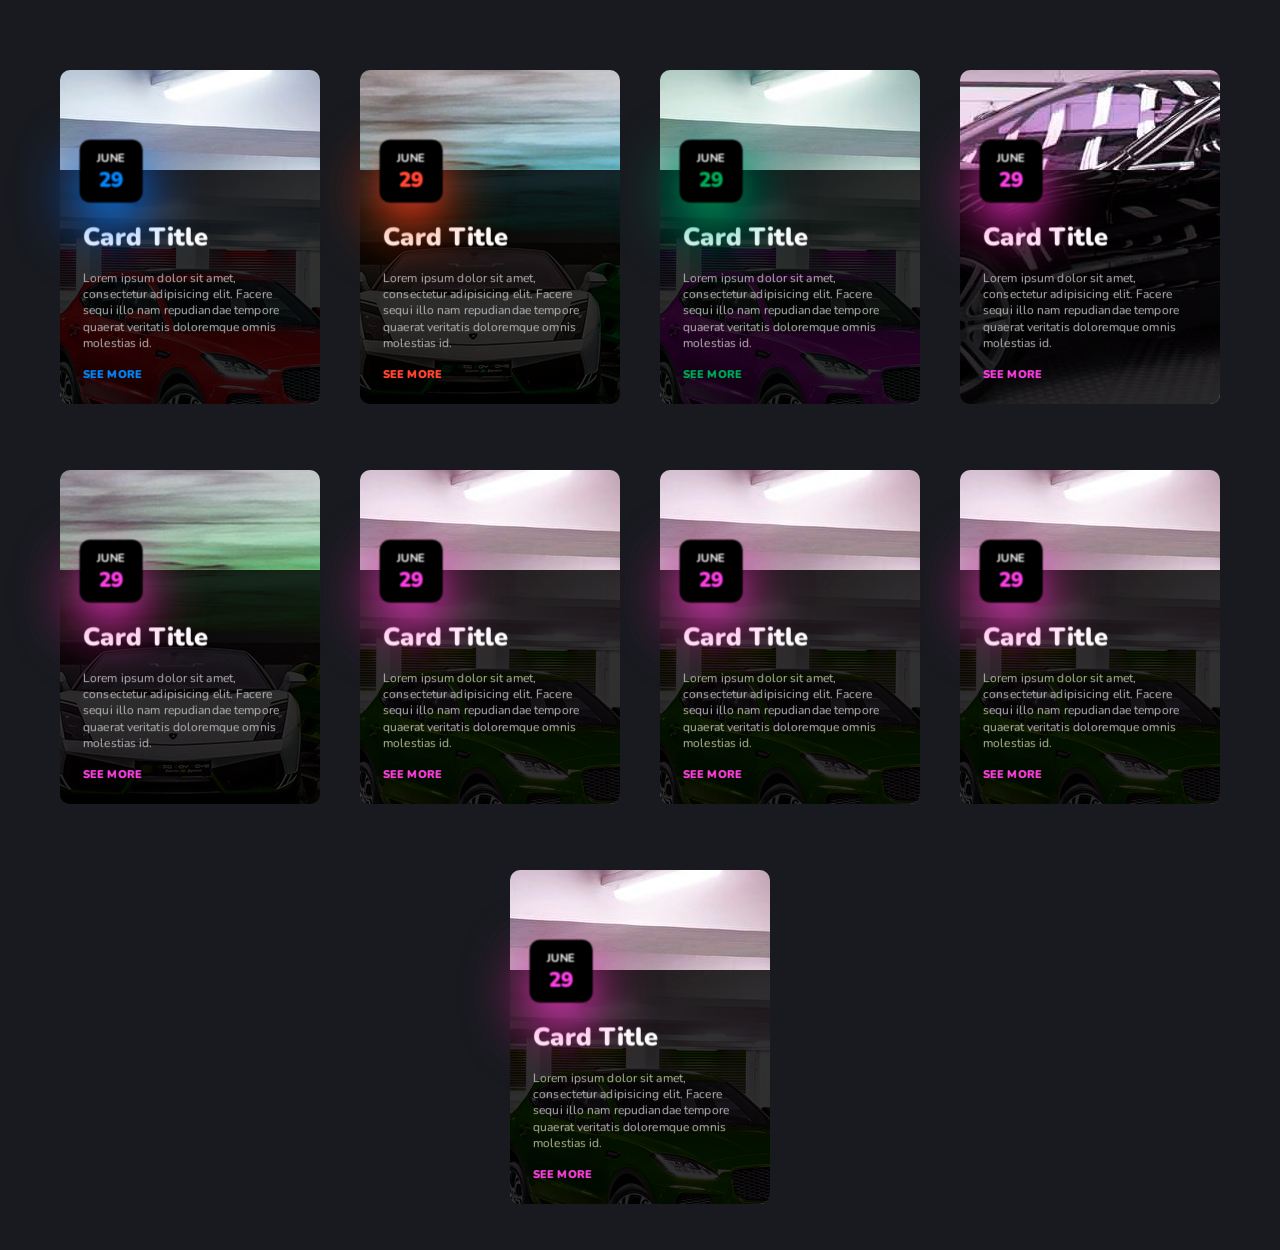
<file: a.html>
<!DOCTYPE html>
<html lang="en">
<head>
    <meta charset="UTF-8">
    <meta http-equiv="X-UA-Compatible" content="IE=edge">
    <meta name="viewport" content="width=device-width, initial-scale=1.0">
    <title>Document</title>



    <style>



@import url('https://fonts.googleapis.com/css2?family=Nunito:wght@200;500;700;800;900;1000&display=swap');

* {
    box-sizing: border-box;
    margin: 0;
    padding: 0;
    font-family: 'Nunito', sans-serif;
}

body {   
    background-color: #181a1f;
    padding: 0px 20px;

}
.container {
    padding: 50px 0px;
    height: 100vh;
    display: flex;
    justify-content: center;
    align-items: center;
    flex-wrap: wrap;
}
.parent {
    height: 400px;
    width: 300px;
    padding: 20px;
    perspective: 1000px;
}
.carda{
    padding-top: 100px;
    transform-style: preserve-3d;
    background-image: url("./wp3720759-bbt-cars-wallpapers.jpg");
    background-position: center center;
    width: 100%;
    transition: all 0.5s ease-in-out;
    border-radius: 10px;
    
    &:hover {
        background-position: fixed;
        transform: rotate3d(0.5, 1, 0, 30deg);
    }
}

.cardb{
    padding-top: 100px;
    transform-style: preserve-3d;
    background-image: url("./wp9442907-car-showroom-wallpapers.jpg");
    background-position: center center;
    width: 100%;
    transition: all 0.5s ease-in-out;
    border-radius: 10px;
    
    &:hover {
        background-position: fixed;
        transform: rotate3d(0.5, 1, 0, 30deg);
    }
}

.cardc{
    padding-top: 100px;
    transform-style: preserve-3d;
    background-image: url("./wp7359234-aston-martin-one-77-hd-wallpapers.jpg");
    background-position: center center;
    width: 100%;
    transition: all 0.5s ease-in-out;
    border-radius: 10px;
    
    &:hover {
        background-position: fixed;
        transform: rotate3d(0.5, 1, 0, 30deg);
    }
}

.cardd{
    padding-top: 100px;
    transform-style: preserve-3d;
    background-image: url("./wp3720759-bbt-cars-wallpapers.jpg");
    background-position: center center;
    width: 100%;
    transition: all 0.5s ease-in-out;
    border-radius: 10px;
    
    &:hover {
        background-position: fixed;
        transform: rotate3d(0.5, 1, 0, 30deg);
    }
}

.card {
    padding-top: 100px;
    transform-style: preserve-3d;
    background-image: url("./wp9442907-car-showroom-wallpapers.jpg");
    background-position: center center;
    width: 100%;
    transition: all 0.5s ease-in-out;
    border-radius: 10px;
    
    &:hover {
        background-position: fixed;
        transform: rotate3d(0.5, 1, 0, 30deg);
    }
}

.content-box {
    height:100%;
    width: 100%;    
    background-color: rgba(0, 0, 0, 0.811);
    border-radius: 0px 0px 10px 10px;
    box-shadow: rgba(0, 115, 255, 0.925) 0px 20px 50px -25px,;
    // box-shadow: rgba(50, 50, 93, 0.25) 0px 30px 60px -12px, rgba(0, 0, 0, 0.3) 0px 18px 36px -18px;
    transition: all .5s ease-in-out;
    padding: 50px 25px 25px 25px;
    transform-style: preserve-3d;
    

    .card-title {
        color: white;
        font-size: 25px;
        font-weight: 900;
        transition: all 0.5s ease-in-out;
        transform: translate3d(0px, 0px, 20px);
        &:hover {
            transform: translate3d(0px, 0px, 50px);
        }
    }

    .card-content {
        padding-top: 15px;
        font-size: 12px;
        color: rgb(185, 185, 185);
        transition: all 0.5s ease-in-out;
        transform: translate3d(0px, 0px, 20px);
        
        &:hover {
            transform: translate3d(0px, 0px, 50px);
        }
    }

    .see-more {
        display: block;
        font-weight: 900;
        font-size: 11px;
        text-transform: uppercase;
        color: rgb(0, 136, 255);
        padding-top: 15px;
        transition: all 0.5s ease-in-out;
        transform: translate3d(0px, 0px, 20px);
        
        &:hover {
            transform: translate3d(0px, 0px, 50px);
        }
    }
}

.date-box {
    position: absolute;
    top: 75px;
    left: 25px;
    height: 60px;
    width: 60px;
    background-color: rgb(0, 0, 0);
    border-radius: 10px;
    padding: 10px;
    box-shadow: rgb(0, 102, 255) 0px 20px 60px 0px, rgb(0, 200, 255) 0px 18px 36px -18px;
    transform: translate3d(0px, 0px, 50px);
  
    span {
        display: block;
        text-align: center;
    }

    .month {
        color: white;
        font-size: 11px;
        font-weight: 700;
    }
    .date {
        font-size: 20px;
        font-weight: 900;
        color: rgb(0, 136, 255);
    }
}

.card2 {
    filter: hue-rotate(150deg);
}
.card3 {
    filter: hue-rotate(300deg);
}
.card4 {
    filter: hue-rotate(90deg);
}
    </style>
</head>
<body>
    <div class="container">
        <div class="parent">
            <div class="card">
                <div class="content-box">
                    <h1 class="card-title">Card Title</h1>
                    <p class="card-content">
                        Lorem ipsum dolor sit amet, consectetur adipisicing elit. Facere sequi illo nam repudiandae tempore quaerat veritatis doloremque omnis molestias id.
                    </p>
                    <span class="see-more">See More</span>
                </div>
                <div class="date-box">
                    <span class="month">JUNE</span>
                    <span class="date">29</span>
                </div>
            </div>
        </div>

        <div class="parent card2">
            <div class="carda ">
                <div class="content-box">
                    <h1 class="card-title">Card Title</h1>
                    <p class="card-content">
                        Lorem ipsum dolor sit amet, consectetur adipisicing elit. Facere sequi illo nam repudiandae tempore quaerat veritatis doloremque omnis molestias id.
                    </p>
                    <span class="see-more">See More</span>
                </div>
                <div class="date-box">
                    <span class="month">JUNE</span>
                    <span class="date">29</span>
                </div>
            </div>
        </div>

        <div class="parent card3">
            <div class="cardb">
                <div class="content-box">
                    <h1 class="card-title">Card Title</h1>
                    <p class="card-content">
                        Lorem ipsum dolor sit amet, consectetur adipisicing elit. Facere sequi illo nam repudiandae tempore quaerat veritatis doloremque omnis molestias id.
                    </p>
                    <span class="see-more">See More</span>
                </div>
                <div class="date-box">
                    <span class="month">JUNE</span>
                    <span class="date">29</span>
                </div>
            </div>
        </div>

        <div class="parent card4">
            <div class="cardc">
                <div class="content-box">
                    <h1 class="card-title">Card Title</h1>
                    <p class="card-content">
                        Lorem ipsum dolor sit amet, consectetur adipisicing elit. Facere sequi illo nam repudiandae tempore quaerat veritatis doloremque omnis molestias id.
                    </p>
                    <span class="see-more">See More</span>
                </div>
                <div class="date-box">
                    <span class="month">JUNE</span>
                    <span class="date">29</span>
                </div>
            </div>
        </div>

        <div class="parent card4">
            <div class="cardd">
                <div class="content-box">
                    <h1 class="card-title">Card Title</h1>
                    <p class="card-content">
                        Lorem ipsum dolor sit amet, consectetur adipisicing elit. Facere sequi illo nam repudiandae tempore quaerat veritatis doloremque omnis molestias id.
                    </p>
                    <span class="see-more">See More</span>
                </div>
                <div class="date-box">
                    <span class="month">JUNE</span>
                    <span class="date">29</span>
                </div>
            </div>
        </div>

        <div class="parent card4">
            <div class="card">
                <div class="content-box">
                    <h1 class="card-title">Card Title</h1>
                    <p class="card-content">
                        Lorem ipsum dolor sit amet, consectetur adipisicing elit. Facere sequi illo nam repudiandae tempore quaerat veritatis doloremque omnis molestias id.
                    </p>
                    <span class="see-more">See More</span>
                </div>
                <div class="date-box">
                    <span class="month">JUNE</span>
                    <span class="date">29</span>
                </div>
            </div>
        </div>

        <div class="parent card4">
            <div class="card">
                <div class="content-box">
                    <h1 class="card-title">Card Title</h1>
                    <p class="card-content">
                        Lorem ipsum dolor sit amet, consectetur adipisicing elit. Facere sequi illo nam repudiandae tempore quaerat veritatis doloremque omnis molestias id.
                    </p>
                    <span class="see-more">See More</span>
                </div>
                <div class="date-box">
                    <span class="month">JUNE</span>
                    <span class="date">29</span>
                </div>
            </div>
        </div>

        <div class="parent card4">
            <div class="card">
                <div class="content-box">
                    <h1 class="card-title">Card Title</h1>
                    <p class="card-content">
                        Lorem ipsum dolor sit amet, consectetur adipisicing elit. Facere sequi illo nam repudiandae tempore quaerat veritatis doloremque omnis molestias id.
                    </p>
                    <span class="see-more">See More</span>
                </div>
                <div class="date-box">
                    <span class="month">JUNE</span>
                    <span class="date">29</span>
                </div>
            </div>
        </div>

        <div class="parent card4">
            <div class="card">
                <div class="content-box">
                    <h1 class="card-title">Card Title</h1>
                    <p class="card-content">
                        Lorem ipsum dolor sit amet, consectetur adipisicing elit. Facere sequi illo nam repudiandae tempore quaerat veritatis doloremque omnis molestias id.
                    </p>
                    <span class="see-more">See More</span>
                </div>
                <div class="date-box">
                    <span class="month">JUNE</span>
                    <span class="date">29</span>
                </div>
            </div>
        </div>
    </div>
</body>
</html>
</file>
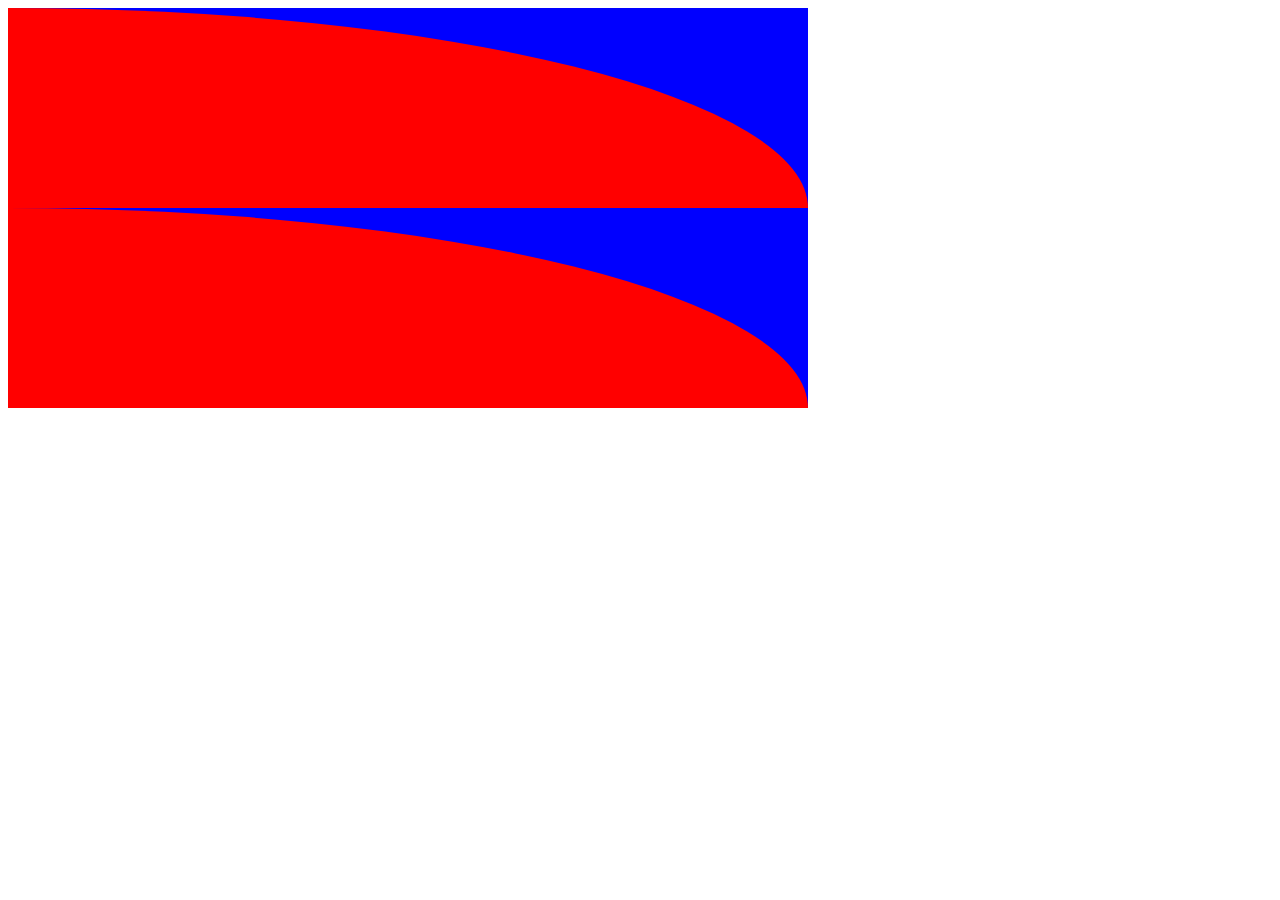
<file: an.html>
<!DOCTYPE html>
<html lang="en">
<head>
  <meta charset="UTF-8">
  <meta http-equiv="X-UA-Compatible" content="IE=edge">
  <meta name="viewport" content="width=device-width, initial-scale=1.0">
  <title>Document</title>
  <style>
*{
  
}
    .main2{
      width:800px;
      height:200px;
      background-color: red;
      border-top-right-radius:500%;
      z-index: 9999;
      
      
    }
    .main3{
      width:800px;
      height:200px;
      background-color: blue;
      position: absolute;
     
    }
    .main{
      display: flex;
    }
  </style>
</head>
<body>

  <div class="main">
    <div class="main2"></div>
    <div class="main3"></div>
  </div>
  <div class="main">
    <div class="main2"></div>
    <div class="main3"></div>
  </div>
</body>
</html>
</file>
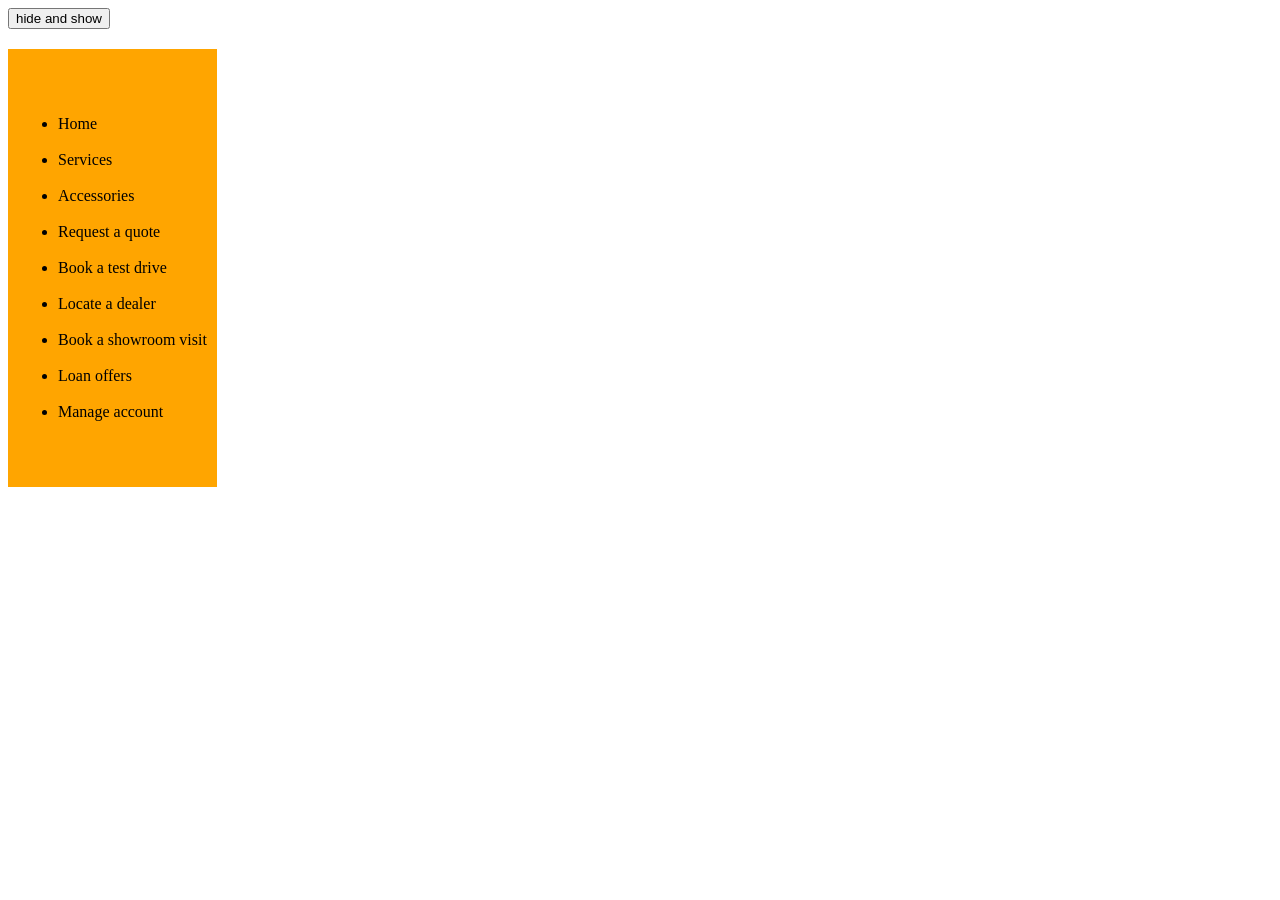
<file: hamburger_menu.html>
<!DOCTYPE html>
<html lang="en">
<head>
    <meta charset="UTF-8">
    <meta http-equiv="X-UA-Compatible" content="IE=edge">
    <meta name="viewport" content="width=device-width, initial-scale=1.0">
    <title>Document</title>
    <style>
        .main{
          background-color: orange;
          padding:50px 10px;
          margin:20px 0px;
          width: fit-content;
          transform:;
          
        }

       </style> 
        
</head>
<body>
    <button onclick="hideShow()">hide and show</button>
    <div  id="main" class="main"> 
        <ul>
            <li class="1">Home</li><br>
            <li class="1">Services</li><br>
            <li class="1">Accessories</li><br>
            <li class="1">Request a quote</li><br>
            <li class="1">Book a test drive</li><br>
            <li class="1">Locate a dealer</li><br>
            <li class="1">Book a showroom visit</li><br>
            <li class="1">Loan offers</li><br>
            <li class="1">Manage account</li>
        </ul>
    </div>
       
        <script src="script.js"></script>

        
         


        
    
</body>
</html>
</file>
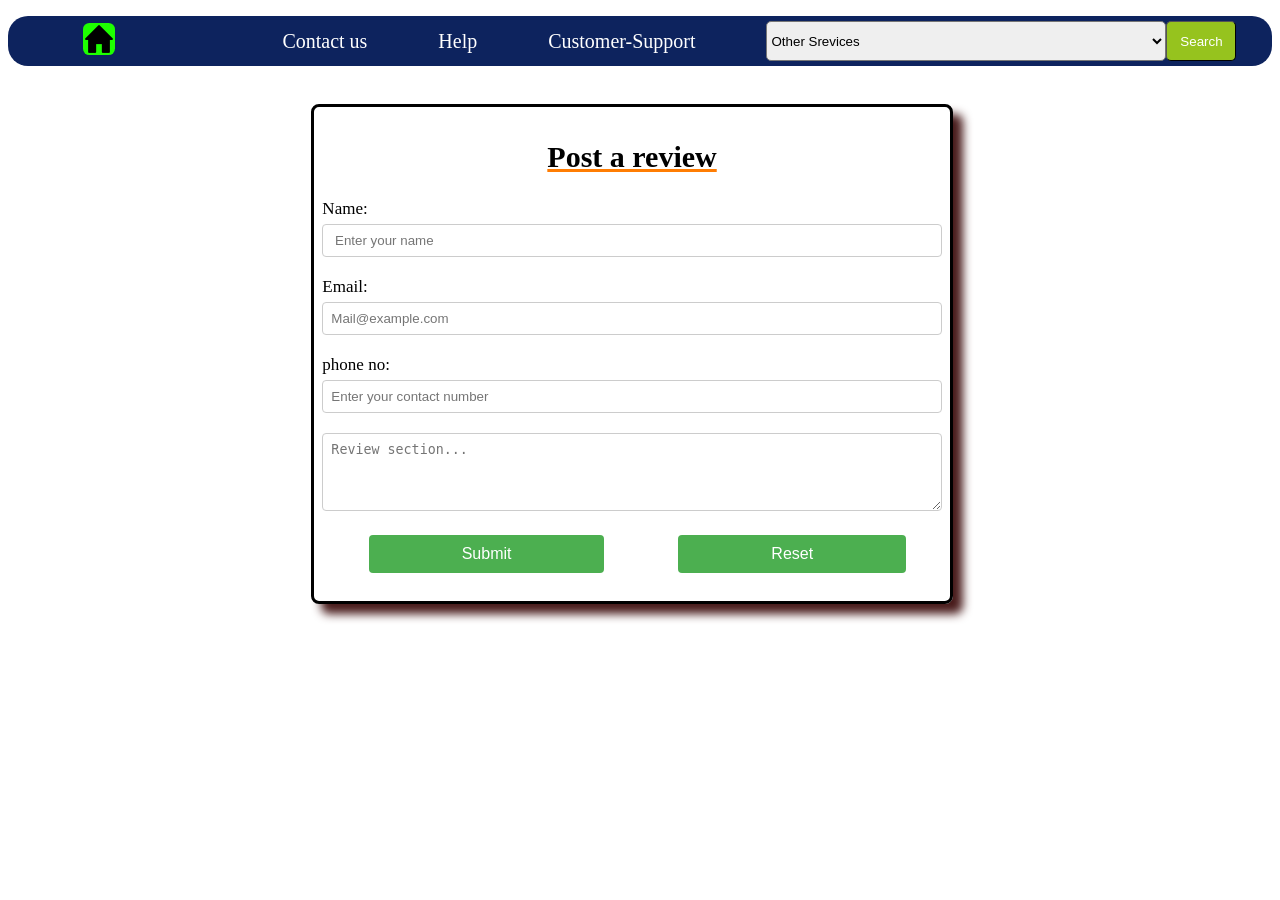
<file: postreview.html>
<!DOCTYPE html>
<html lang="en">

<head>
    <meta charset="UTF-8">
    <meta name="viewport" content="width=device-width, initial-scale=1.0">
    <title>post review</title>
</head>

<body>
    <!--nav bar-->
    <style>
        .master-nav ul {
            display: flex;
            background: rgb(13, 35, 94);
            border-radius: 20px;
            margin-bottom: 10px;
        }

        .master-nav ul li {
            margin-left: 20%;
            list-style: none;
            margin: auto;
            padding: 5px 0px;
            font-size: 20px;


        }

        .master-nav ul li a {
            text-decoration: none;
            color: white;
        }

        .master-nav ul li a:hover {
            color: rgb(208, 255, 0);

        }

        #home {
            width: 25%;
            margin-right: -10px;
            background-color: rgb(30, 255, 0);
            border-radius: 20%;
            margin: auto;

        }

        #search {
            width: 400px;
            height: 40px;
            border-radius: 5px;
        }

        #button {
            width: 70px;
            height: 40px;
            background-color: #c3f70ac0;
            color: rgb(255, 255, 255);
            border-width: .1px;
            cursor: pointer;
            border-radius: 5px;
        }

        #button:active {
            background-color: rgb(0, 110, 255);
            transition: 0.1s;
        }
    </style>
    <div class="master-nav">
        <ul>
            <li><a href="../../index.html"><img src="home.png" id="home"></a></li>
            <li><a href="../../nav-lbuttons/contact/contact.html">Contact us</a></li>
            <li><a href="../../nav-lbuttons/help/help.html">Help</a></li>
            <li><a href="../../card_service/24/24_7.html">Customer-Support</a></li>
            <li>
                <div class="search">
                    <select id="search">
                        <option selected>Other Srevices</option>
                        <option>After-Sale Services</option>
                        <option>Financing</option>
                        <option>Trade-Ins</option>
                        <option>Selling Vehicles</option>
                        <option>Modifications</option>
                    </select><button id="button">Search</button>
                </div>
            </li>
        </ul>

    </div>

    <!--nav bar end-->

    <style>
        .form2 {

            background-position: center;
            background-position: 110vmax;
            box-shadow: 0 0 10px rgba(255, 255, 255, 0.1);
            padding: 8px;
            border-radius: 8px;
            width: 70%;
            animation: fadeInUp 1s ease;
            border-width: 1%;
            border-style: solid;
            box-shadow: 10px 10px 10px rgb(73, 28, 28);




        }

        .contact-form {
            display: flex;
            margin-left: 24%;
            margin-top: 3%;
            width: 70%;

        }



        .form2 h2 {
            text-align: center;
            font-size: 30px;
            text-decoration: underline rgb(255, 125, 3);
            color: rgb(0, 0, 0);





        }

        @keyframes fadeInUp {
            from {
                opacity: 0;
                transform: translateY(20px);
            }

            to {
                opacity: 1;
                transform: translateY(0);
            }
        }

        .form-group {
            margin-bottom: 20px;
        }

        #email_p {
            color: white;
            font-size: 20px;
            background: black;
        }

        .form-group label {
            display: block;
            font-weight: lighter;
            margin-bottom: 5px;
            color: rgb(0, 0, 0);

            font-size: 17px;
        }

        .form-group input {
            width: 100%;
            padding: 8px;
            box-sizing: border-box;
            border: 1px solid #ccc;
            border-radius: 4px;
        }


        .form-group textarea {
            width: 100%;
            padding: 8px;
            box-sizing: border-box;
            border: 1px solid #ccc;
            border-radius: 4px;
            resize: vertical;
        }

        .form-group button {
            background-color: #4caf50;
            color: #fff;
            padding: 10px 30%;
            border: none;
            border-radius: 4px;
            cursor: pointer;
            font-size: 16px;
            margin-left: 15%;
        }

        .form-group button:hover {
            background-color: #0026ff;
            transition: 1s;


        }

        .fbackbutton {
            display: flex;

        }

        .fbackbutton .form-group {
            flex: 1;
        }
    </style>




    <div class="contact-form">


        <div class="form2">
            <!--<img src="./headset.png" >-->

            <h2>Post a review</h2>
            <form action="https://fabform.io/f/xxxxx" method="post">
                <div class="form-group">
                    <label for="name">Name:</label>
                    <input type="text" id="name" name="name" placeholder=" Enter your name" required>
                </div>
                <div class="form-group">
                    <label for="email">Email:</label>
                    <input type="email" id="email" name="email" placeholder="Mail@example.com" required>
                </div>
                <div class="form-group">
                    <label for="phno">phone no:</label>
                    <input type="phone number" id="phno" name="phno" placeholder="Enter your contact number" required>
                </div>
                <div class="form-group">
                    <label for="message"></label>
                    <textarea id="message" name="message" rows="4" placeholder="Review section..." required></textarea>
                </div>
                <div class="fbackbutton">
                    <div class="form-group">
                        <button type="Submit" onclick="alert('Registered Successfully')">Submit</button>
                    </div>
                    <div class="form-group">
                        <button type="reset">Reset</button>


                    </div>

                </div>
                            </form>
        </div>
    </div>

</body>

</html>
</file>
